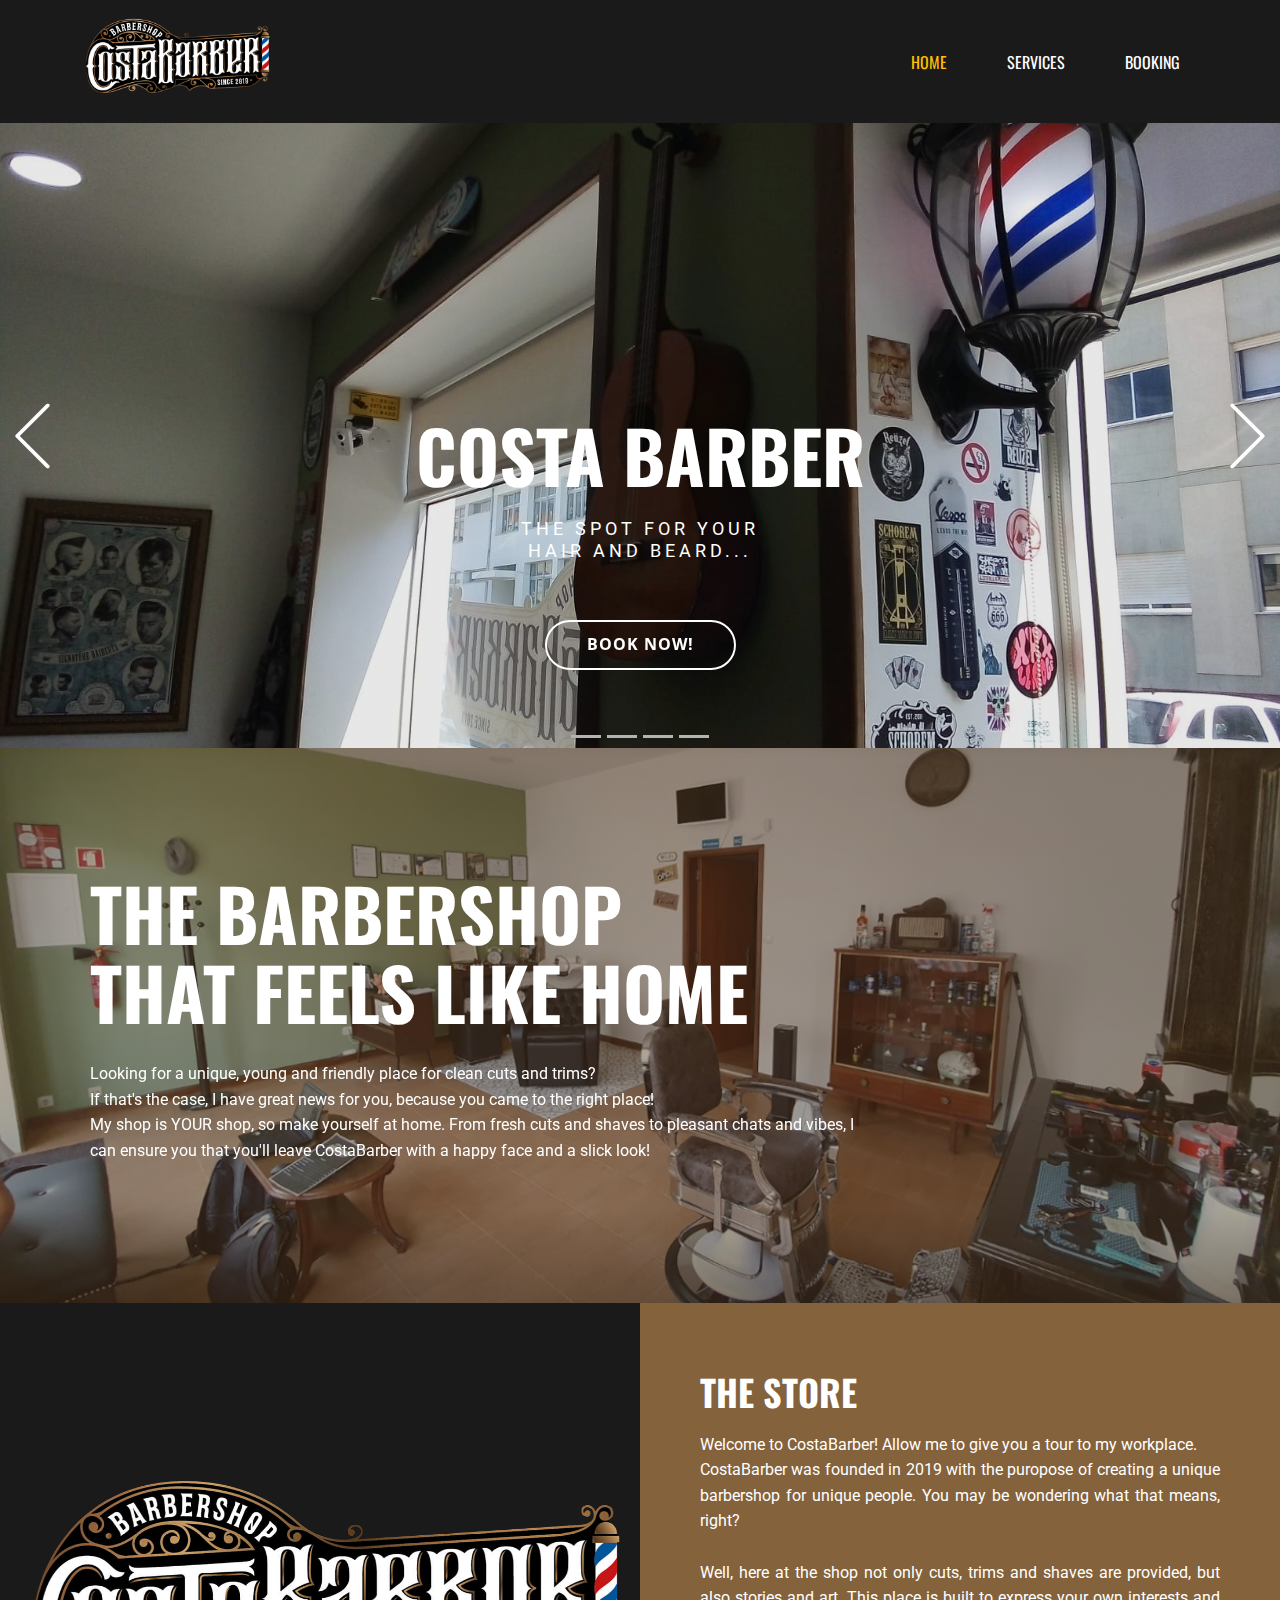
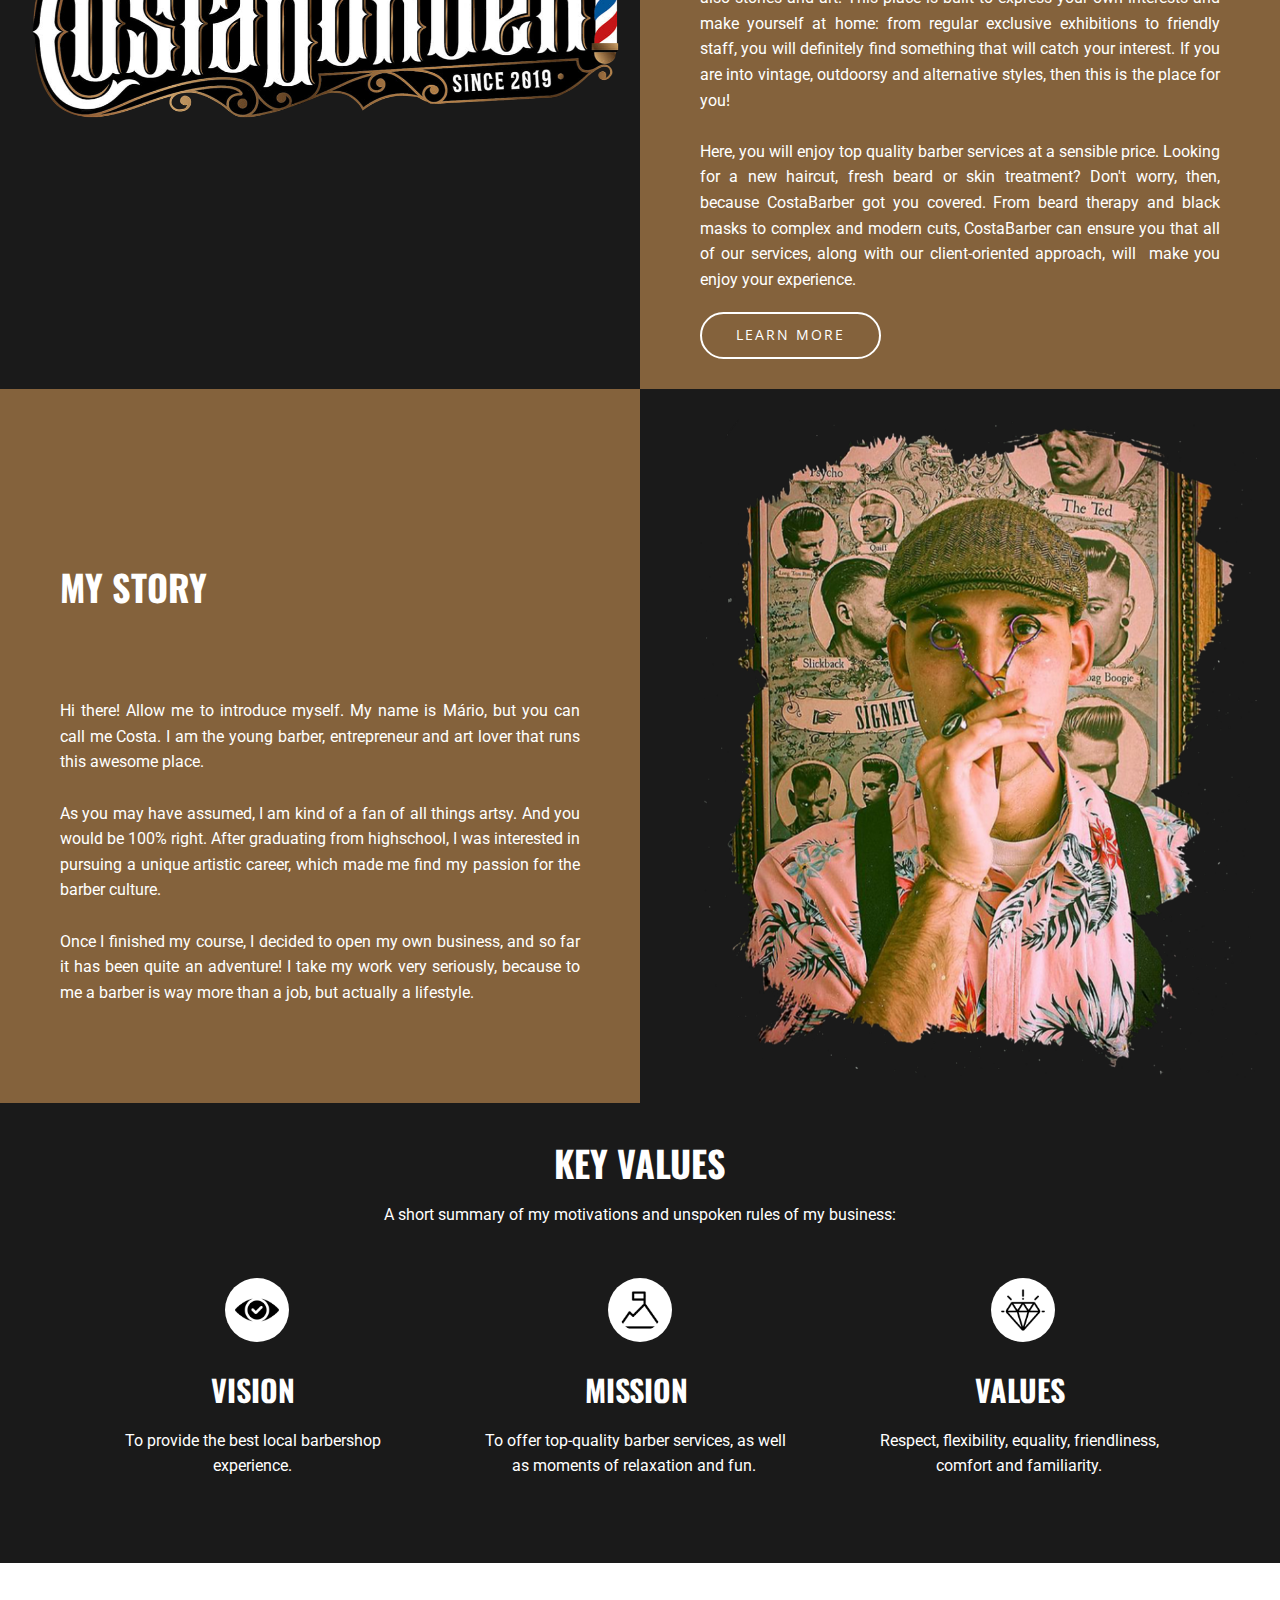
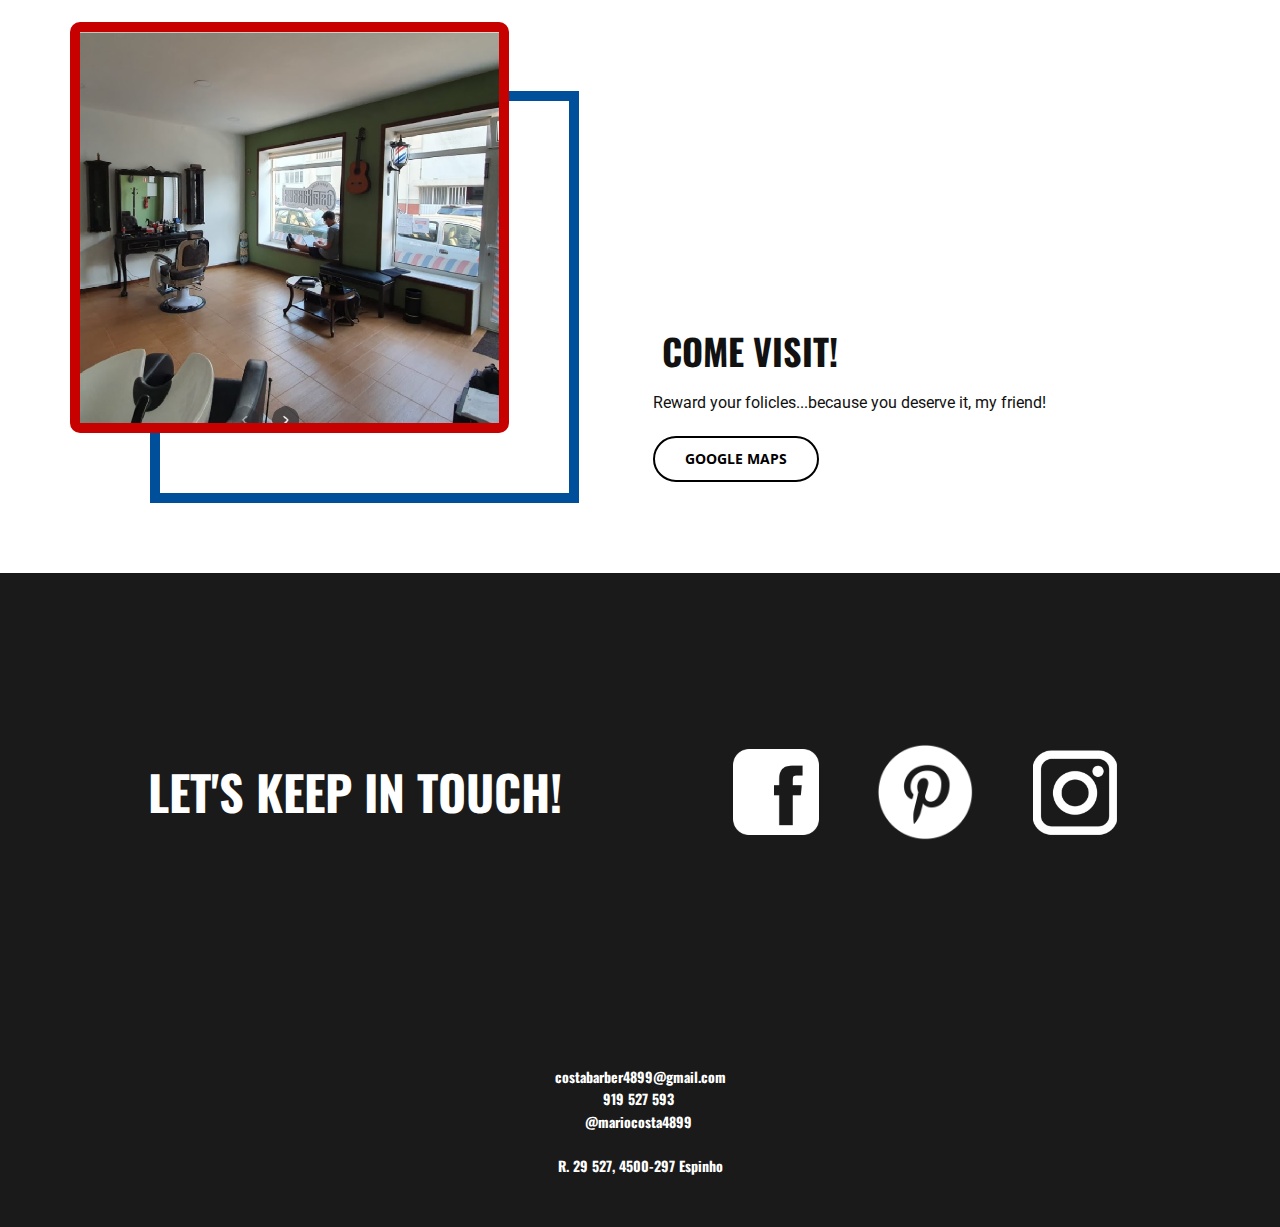
<file: index.html>
<!DOCTYPE html>
<html style="font-size: 16px;">
  <head>
    <meta name="viewport" content="width=device-width, initial-scale=1.0">
    <meta charset="utf-8">
    <meta name="keywords" content="">
    <meta name="description" content="">
    <meta name="page_type" content="np-template-header-footer-from-plugin">
    <title>HOME</title>
    <link rel="stylesheet" href="nicepage.css" media="screen">
<link rel="stylesheet" href="HOME.css" media="screen">
    <script class="u-script" type="text/javascript" src="jquery.js" defer=""></script>
    <script class="u-script" type="text/javascript" src="nicepage.js" defer=""></script>
    <meta name="generator" content="Nicepage 3.17.5, nicepage.com">
    
    
    
    
    <link id="u-theme-google-font" rel="stylesheet" href="https://fonts.googleapis.com/css?family=Roboto:100,100i,300,300i,400,400i,500,500i,700,700i,900,900i|Open+Sans:300,300i,400,400i,600,600i,700,700i,800,800i">
    <link id="u-page-google-font" rel="stylesheet" href="https://fonts.googleapis.com/css?family=Oswald:200,300,400,500,600,700">
    
    
    
    
    
    
    
    
    <script type="application/ld+json">{
		"@context": "http://schema.org",
		"@type": "Organization",
		"name": "CostaBarber",
		"logo": "images/costabarberlogo.png"
}</script>
    <meta property="og:title" content="HOME">
    <meta property="og:type" content="website">
    <meta name="theme-color" content="#478ac9">
  </head>
  <body data-home-page="HOME.html" data-home-page-title="HOME" class="u-body"><header class="u-clearfix u-grey-90 u-header u-header" id="sec-8e94"><div class="u-clearfix u-sheet u-sheet-1">
        <a  class="u-image u-logo u-image-1" data-image-width="1440" data-image-height="817">
          <img src="images/costabarberlogo.png" class="u-logo-image u-logo-image-1" data-image-width="290.5032">
        </a>
        <nav class="u-menu u-menu-dropdown u-offcanvas u-menu-1" data-responsive-from="MD">
          <div class="menu-collapse u-custom-font u-font-oswald" style="font-size: 1rem; letter-spacing: 0px; font-weight: 400;">
            <a class="u-button-style u-custom-left-right-menu-spacing u-custom-padding-bottom u-custom-text-active-color u-custom-text-hover-color u-custom-top-bottom-menu-spacing u-nav-link u-text-active-palette-1-base u-text-custom-color-9 u-text-hover-palette-2-base" href="#" style="font-size: calc(1em + 12px); padding: 6px 2px; background-image: none;">
              <svg><use xmlns:xlink="http://www.w3.org/1999/xlink" xlink:href="#menu-hamburger"></use></svg>
              <svg version="1.1" xmlns="http://www.w3.org/2000/svg" xmlns:xlink="http://www.w3.org/1999/xlink"><defs><symbol id="menu-hamburger" viewBox="0 0 16 16" style="width: 16px; height: 16px;"><rect y="1" width="16" height="2"></rect><rect y="7" width="16" height="2"></rect><rect y="13" width="16" height="2"></rect>
</symbol>
</defs></svg>
            </a>
          </div>
          <div class="u-custom-menu u-nav-container">
            <ul class="u-custom-font u-font-oswald u-nav u-unstyled u-nav-1"><li class="u-nav-item"><a class="u-button-style u-nav-link u-text-active-custom-color-2 u-text-hover-custom-color-2" href="HOME.html" style="padding: 10px 30px;">HOME</a>
</li><li class="u-nav-item"><a class="u-button-style u-nav-link u-text-active-custom-color-2 u-text-hover-custom-color-2" href="SERVICES.html" style="padding: 10px 30px;">SERVICES</a>
</li><li class="u-nav-item"><a class="u-button-style u-nav-link u-text-active-custom-color-2 u-text-hover-custom-color-2" href="https://barbershopcostabarber.setmore.com/bookappointment" style="padding: 10px 30px;">BOOKING</a>
</li></ul>
          </div>
          <div class="u-custom-menu u-nav-container-collapse">
            <div class="u-black u-container-style u-inner-container-layout u-opacity u-opacity-95 u-sidenav">
              <div class="u-sidenav-overflow">
                <div class="u-menu-close"></div>
                <ul class="u-align-center u-custom-font u-font-oswald u-nav u-popupmenu-items u-text-active-palette-3-base u-text-hover-palette-3-base u-unstyled u-nav-2"><li class="u-nav-item"><a class="u-button-style u-nav-link" href="HOME.html" style="padding: 10px 30px;">HOME</a>
</li><li class="u-nav-item"><a class="u-button-style u-nav-link" href="SERVICES.html" style="padding: 10px 30px;">SERVICES</a>
</li><li class="u-nav-item"><a class="u-button-style u-nav-link" href="https://barbershopcostabarber.setmore.com/bookappointment" style="padding: 10px 30px;">BOOKING</a>
</li></ul>
              </div>
            </div>
            <div class="u-custom-color-10 u-menu-overlay u-opacity u-opacity-70"></div>
          </div>
        </nav>
      </div></header>
    <section id="carousel_043c" class="u-carousel u-carousel-duration-1250 u-slide u-block-0259-1" data-u-ride="carousel" data-interval="5000">
      <ol class="u-absolute-hcenter u-carousel-indicators u-block-0259-2">
        <li data-u-target="#carousel_043c" data-u-slide-to="0" class="u-active u-grey-30"></li>
        <li data-u-target="#carousel_043c" class="u-grey-30" data-u-slide-to="1"></li>
        <li data-u-target="#carousel_043c" class="u-grey-30" data-u-slide-to="2"></li>
        <li data-u-target="#carousel_043c" class="u-grey-30" data-u-slide-to="3"></li>
      </ol>
      <div class="u-carousel-inner" role="listbox">
        <div class="u-active u-align-center u-carousel-item u-clearfix u-image u-shading u-section-1-1" src="" data-image-width="1632" data-image-height="1224">
          <div class="u-clearfix u-sheet u-valign-middle u-sheet-1">
            <h1 class="u-custom-font u-font-oswald u-text u-title u-text-1" data-animation-name="fadeIn" data-animation-duration="1000" data-animation-delay="0">COSTA BARBER<br>
            </h1>
            <h5 class="u-text u-text-2">THE SPOT FOR YOUR HAIR AND BEARD...</h5>
            <a href="https://barbershopcostabarber.setmore.com/bookappointment" class="u-border-2 u-border-white u-btn u-btn-round u-button-style u-hover-custom-color-9 u-none u-radius-50 u-btn-1" data-animation-name="fadeIn" data-animation-duration="1000" data-animation-delay="0" data-animation-direction="">BOOK NOW!</a>
          </div>
        </div>
        <div class="u-align-center u-carousel-item u-clearfix u-image u-shading u-section-1-2" src="" data-image-width="1632" data-image-height="1224">
          <div class="u-clearfix u-sheet u-valign-middle u-sheet-1">
            <h1 class="u-custom-font u-font-oswald u-text u-title u-text-1" data-animation-name="fadeIn" data-animation-duration="1000" data-animation-delay="0">COOL CUTS</h1>
            <h5 class="u-text u-text-2">look fresh, always.</h5>
            <a href="https://barbershopcostabarber.setmore.com/services" class="u-border-2 u-border-white u-btn u-btn-round u-button-style u-hover-custom-color-9 u-none u-radius-50 u-btn-1" data-animation-name="fadeIn" data-animation-duration="1000" data-animation-delay="0" data-animation-direction="">&nbsp;prices</a>
          </div>
        </div>
        <div class="u-align-center u-carousel-item u-clearfix u-image u-shading u-section-1-3" src="" data-image-width="1632" data-image-height="1224">
          <div class="u-clearfix u-sheet u-valign-middle u-sheet-1">
            <h1 class="u-custom-font u-font-oswald u-text u-title u-text-1" data-animation-name="fadeIn" data-animation-duration="1000" data-animation-delay="0">CARE PRODUCTS</h1>
            <h5 class="u-text u-text-2">NURTURE YOURSELF...</h5>
            <a href="SERVICES.html#sec-18c3" data-page-id="661516698" class="u-border-2 u-border-white u-btn u-btn-round u-button-style u-hover-custom-color-9 u-none u-radius-50 u-btn-1" data-animation-name="fadeIn" data-animation-duration="1000" data-animation-delay="0" data-animation-direction="">PRICES</a>
          </div>
        </div>
        <div class="u-align-center u-carousel-item u-clearfix u-image u-shading u-section-1-4" src="" data-image-width="1632" data-image-height="1224">
          <div class="u-clearfix u-sheet u-valign-middle u-sheet-1">
            <h1 class="u-custom-font u-font-oswald u-text u-title u-text-1" data-animation-name="fadeIn" data-animation-duration="1000" data-animation-delay="0">PROMOTING ARTISTS</h1>
            <h5 class="u-text u-text-2">
              <br>READY TO SHARE YOUR ART TO THE WORLD?<br>save your spot right now!
            </h5>
            <a href="https://www.instagram.com/barbershopcostabarber2019/" class="u-border-2 u-border-white u-btn u-btn-round u-button-style u-hover-custom-color-9 u-none u-radius-50 u-btn-1" data-animation-name="fadeIn" data-animation-duration="1000" data-animation-delay="0" data-animation-direction="">contact</a>
          </div>
        </div>
      </div>
      <a class="u-absolute-vcenter u-carousel-control u-carousel-control-prev u-text-body-alt-color u-block-0259-3" href="#carousel_043c" role="button" data-u-slide="prev">
        <span aria-hidden="true">
          <svg viewBox="0 0 477.175 477.175"><path d="M145.188,238.575l215.5-215.5c5.3-5.3,5.3-13.8,0-19.1s-13.8-5.3-19.1,0l-225.1,225.1c-5.3,5.3-5.3,13.8,0,19.1l225.1,225
                    c2.6,2.6,6.1,4,9.5,4s6.9-1.3,9.5-4c5.3-5.3,5.3-13.8,0-19.1L145.188,238.575z"></path></svg>
        </span>
        <span class="sr-only">Previous</span>
      </a>
      <a class="u-absolute-vcenter u-carousel-control u-carousel-control-next u-text-body-alt-color u-block-0259-4" href="#carousel_043c" role="button" data-u-slide="next">
        <span aria-hidden="true">
          <svg viewBox="0 0 477.175 477.175"><path d="M360.731,229.075l-225.1-225.1c-5.3-5.3-13.8-5.3-19.1,0s-5.3,13.8,0,19.1l215.5,215.5l-215.5,215.5
                    c-5.3,5.3-5.3,13.8,0,19.1c2.6,2.6,6.1,4,9.5,4c3.4,0,6.9-1.3,9.5-4l225.1-225.1C365.931,242.875,365.931,234.275,360.731,229.075z"></path></svg>
        </span>
        <span class="sr-only">Next</span>
      </a>
    </section>
    <section class="u-align-left u-clearfix u-image u-shading u-section-2" src="" data-image-width="1253" data-image-height="635" id="sec-af7e">
      <div class="u-clearfix u-sheet u-sheet-1">
        <h1 class="u-custom-font u-font-oswald u-text u-title u-text-1" data-animation-name="slideIn" data-animation-duration="1500" data-animation-delay="0" data-animation-direction="Left">THE BARBERSHOP&nbsp;<br>THAT FEELS LIKE HOME
        </h1>
        <p class="u-custom-font u-heading-font u-text u-text-2" data-animation-name="slideIn" data-animation-duration="1500" data-animation-delay="0" data-animation-direction="Left">Looking for a unique, young and friendly place for clean cuts and trims?&nbsp;<br>If that's the case, I have great news for you, because you came to the right place!&nbsp;<br>My shop is YOUR shop, so make yourself at home. From fresh cuts and shaves to pleasant chats and vibes, I can ensure you that you'll leave CostaBarber with a happy face and a slick look!
        </p>
      </div>
    </section>
    <section class="u-align-center u-clearfix u-valign-middle-sm u-valign-middle-xs u-section-3" id="sec-f257">
      <div class="u-clearfix u-expanded-width u-gutter-0 u-layout-wrap u-layout-wrap-1">
        <div class="u-layout" style="">
          <div class="u-layout-row" style="">
            <div class="u-align-left u-container-style u-grey-90 u-layout-cell u-left-cell u-size-30 u-size-xs-60 u-layout-cell-1" src="">
              <div class="u-container-layout u-container-layout-1" src="">
                <img class="u-image u-image-1" src="images/costabarberlogo1.png" data-image-width="1440" data-image-height="817" data-animation-name="fadeIn" data-animation-duration="1000" data-animation-delay="0" data-animation-direction="">
              </div>
            </div>
            <div class="u-container-style u-custom-color-10 u-layout-cell u-right-cell u-shape-rectangle u-size-30 u-size-xs-60 u-layout-cell-2">
              <div class="u-container-layout u-valign-bottom-xs u-valign-middle-lg u-valign-middle-md u-valign-middle-sm u-valign-middle-xl u-container-layout-2">
                <h2 class="u-align-left u-custom-font u-font-oswald u-text u-text-1">THE STORE</h2>
                <p class="u-align-justify u-custom-font u-heading-font u-text u-text-2">Welcome to CostaBarber! Allow me to give you a tour to my workplace.<br>CostaBarber was founded in 2019 with the puropose of creating a unique barbershop for unique people. You may be wondering what that means, right?<br>
                  <br>Well, here at the shop not only cuts, trims and shaves are provided, but also stories and art. This place is built to express your own interests and make yourself at home: from regular exclusive exhibitions to friendly staff, you will definitely find something that will catch your interest. If you are into vintage, outdoorsy and alternative styles, then this is the place for you!<br>
                  <br>Here, you will enjoy top quality barber services at a sensible price. Looking for a new haircut, fresh beard or skin treatment? Don't worry, then, because CostaBarber got you covered. From beard therapy and black masks to complex and modern cuts, CostaBarber can ensure you that all of our services, along with our client-oriented approach, will&nbsp; make you enjoy your experience.
                </p>
                <a href="https://barbershopcostabarber.setmore.com/aboutus" class="u-border-2 u-border-white u-btn u-btn-round u-button-style u-hover-white u-none u-radius-50 u-btn-1">learn more</a>
              </div>
            </div>
          </div>
        </div>
      </div>
    </section>
    <section class="u-align-center u-clearfix u-valign-middle-lg u-valign-middle-md u-valign-middle-sm u-section-4" id="sec-2c00">
      <div class="u-clearfix u-expanded-width-lg u-expanded-width-md u-expanded-width-sm u-expanded-width-xs u-expanded-xl u-gutter-0 u-layout-wrap u-layout-wrap-1">
        <div class="u-layout" style="">
          <div class="u-layout-row" style="">
            <div class="u-container-style u-custom-color-10 u-layout-cell u-left-cell u-size-30 u-size-xs-60 u-layout-cell-1" src="">
              <div class="u-container-layout u-container-layout-1">
                <h2 class="u-align-left u-custom-font u-font-oswald u-text u-text-1">MY STORY</h2>
                <p class="u-align-justify u-custom-font u-heading-font u-text u-text-2">Hi there! Allow me to introduce myself. My name is Mário, but you can call me Costa. I am the young barber, entrepreneur and art lover that runs this awesome place.<br>
                  <br>As you may have assumed, I am kind of a fan of all things artsy. And you would be 100% right. After graduating from highschool, I was interested in pursuing a unique artistic career, which made me find my passion for the barber culture.<br>
                  <br>Once I finished my course, I decided to open my own business, and so far it has been quite an adventure! I take my work very seriously, because to me a barber is way more than a job, but actually a lifestyle.<br>
                  <br>
                  <br>
                </p>
              </div>
            </div>
            <div class="u-align-left u-container-style u-grey-90 u-layout-cell u-right-cell u-size-30 u-size-xs-60 u-layout-cell-2">
              <div class="u-container-layout u-valign-middle-xl u-container-layout-2" src="">
                <img class="u-align-center-lg u-align-center-md u-align-center-sm u-align-center-xs u-image u-image-1" src="images/Mrio2.png" data-image-width="1030" data-image-height="1920" data-animation-name="fadeIn" data-animation-duration="1250" data-animation-delay="0" data-animation-direction="">
              </div>
            </div>
          </div>
        </div>
      </div>
    </section>
    <section class="u-clearfix u-grey-90 u-section-5" id="sec-7a7a">
      <div class="u-clearfix u-sheet u-sheet-1">
        <h2 class="u-align-center u-custom-font u-font-oswald u-text u-text-1">KEY VALUES</h2>
        <p class="u-align-center u-custom-font u-heading-font u-text u-text-2">A short summary of my motivations and unspoken rules of my business:</p>
        <div class="u-expanded-width-md u-expanded-width-sm u-expanded-width-xs u-list u-list-1">
          <div class="u-repeater u-repeater-1">
            <div class="u-align-center u-container-style u-list-item u-repeater-item">
              <div class="u-container-layout u-similar-container u-valign-top u-container-layout-1"><span class="u-file-icon u-icon u-icon-circle u-spacing-10 u-white u-icon-1"><img src="images/vision.png" alt=""></span>
                <h3 class="u-custom-font u-font-oswald u-text u-text-3">VISION</h3>
                <p class="u-custom-font u-heading-font u-text u-text-4">To provide the best local barbershop experience.</p>
              </div>
            </div>
            <div class="u-align-center u-container-style u-list-item u-repeater-item">
              <div class="u-container-layout u-similar-container u-valign-top u-container-layout-2"><span class="u-file-icon u-icon u-icon-circle u-spacing-10 u-white u-icon-2"><img src="images/mission.png" alt=""></span>
                <h3 class="u-custom-font u-font-oswald u-text u-text-5">MISSION</h3>
                <p class="u-custom-font u-heading-font u-text u-text-6">To offer top-quality barber services, as well as moments of relaxation and fun.&nbsp;</p>
              </div>
            </div>
            <div class="u-align-center u-container-style u-list-item u-repeater-item">
              <div class="u-container-layout u-similar-container u-valign-top u-container-layout-3"><span class="u-file-icon u-icon u-icon-circle u-spacing-10 u-white u-icon-3"><img src="images/values.png" alt=""></span>
                <h3 class="u-custom-font u-font-oswald u-text u-text-7">VALUES</h3>
                <p class="u-custom-font u-heading-font u-text u-text-8">Respect, flexibility, equality, friendliness, comfort and familiarity.</p>
              </div>
            </div>
          </div>
        </div>
      </div>
    </section>
    <section class="u-clearfix u-section-6" id="sec-b691">
      <div class="u-clearfix u-sheet u-sheet-1">
        <div class="u-clearfix u-expanded-width u-gutter-44 u-layout-wrap u-layout-wrap-1">
          <div class="u-layout">
            <div class="u-layout-row">
              <div class="u-container-style u-layout-cell u-left-cell u-size-28 u-layout-cell-1">
                <div class="u-container-layout">
                  <div class="u-align-left u-border-10 u-border-custom-color-5 u-shape u-shape-1"></div>
                  <img class="u-align-left u-border-10 u-border-custom-color-6 u-image u-image-round u-image-1" data-image-width="1152" data-image-height="769" src="images/Barbearia.png" data-animation-name="bounceIn" data-animation-duration="1000" data-animation-delay="0" data-animation-direction="">
                </div>
              </div>
              <div class="u-align-left u-container-style u-layout-cell u-right-cell u-size-32 u-layout-cell-2">
                <div class="u-container-layout u-valign-middle-lg u-valign-middle-md u-valign-middle-xl u-container-layout-2">
                  <h2 class="u-custom-font u-font-oswald u-text u-text-1">&nbsp;COME VISIT!</h2>
                  <p class="u-custom-font u-heading-font u-text u-text-2">Reward your folicles...because you deserve it, my friend!</p>
                  <a href="https://www.google.com/maps/place/Barbershop+Costa+Barber/@41.0054296,-8.6419034,17z/data=!3m1!4b1!4m5!3m4!1s0xd24797330b5dcc3:0x1356bae484ff178b!8m2!3d41.005414!4d-8.6397147" class="u-border-2 u-border-black u-btn u-btn-round u-button-style u-hover-black u-none u-radius-50 u-text-black u-text-hover-white u-btn-1">GOOGLE MAPS</a>
                </div>
              </div>
            </div>
          </div>
        </div>
      </div>
    </section>
    <section class="u-align-center u-clearfix u-grey-90 u-section-7" id="sec-cbad">
      <div class="u-clearfix u-sheet u-sheet-1">
        <div class="u-clearfix u-expanded-width u-layout-wrap u-layout-wrap-1">
          <div class="u-gutter-0 u-layout">
            <div class="u-layout-row">
              <div class="u-align-center u-container-style u-layout-cell u-left-cell u-size-30 u-layout-cell-1">
                <div class="u-container-layout u-container-layout-1">
                  <h2 class="u-custom-font u-font-oswald u-text u-text-1">LET'S KEEP IN TOUCH!</h2>
                </div>
              </div>
              <div class="u-align-left-xs u-container-style u-layout-cell u-right-cell u-size-30 u-layout-cell-2">
                <div class="u-container-layout u-valign-top-sm u-valign-top-xs u-container-layout-2">
                  <img src="images/facebook-icon-18-256.png" alt="" class="u-image u-image-default u-preserve-proportions u-image-1" data-image-width="256" data-image-height="256" data-animation-name="flipIn" data-animation-duration="1000" data-animation-delay="0" data-animation-direction="X" data-href="https://www.facebook.com/costabarber4899">
                  <img src="images/pinterest-icon-png-10.jpg" alt="" class="u-image u-image-default u-preserve-proportions u-image-2" data-image-width="256" data-image-height="256" data-animation-name="flipIn" data-animation-duration="1000" data-animation-delay="0" data-animation-direction="X">
                  <img src="images/white-instagram-icon-instagram-logo-instagram-instagram-icon-white-11553385558pigg7yyye3.png" alt="" class="u-image u-image-default u-image-3" data-image-width="280" data-image-height="279" data-animation-name="flipIn" data-animation-duration="1000" data-animation-delay="0" data-animation-direction="X" data-href="https://www.instagram.com/barbershopcostabarber2019/">
                </div>
              </div>
            </div>
          </div>
        </div>
      </div>
    </section>
    
    
    <footer class="u-align-center u-clearfix u-footer u-grey-90 u-footer" id="sec-8183"><div class="u-clearfix u-sheet u-valign-middle u-sheet-1">
        <p class="u-custom-font u-font-oswald u-small-text u-text u-text-variant u-text-1">costabarber4899@gmail.com<br>919 527 593&nbsp;<br>@mariocosta4899&nbsp;<br>
          <br>R. 29 527, 4500-297 Espinho<br>
        </p>
      </div></footer>

  </body>
</html>
</file>
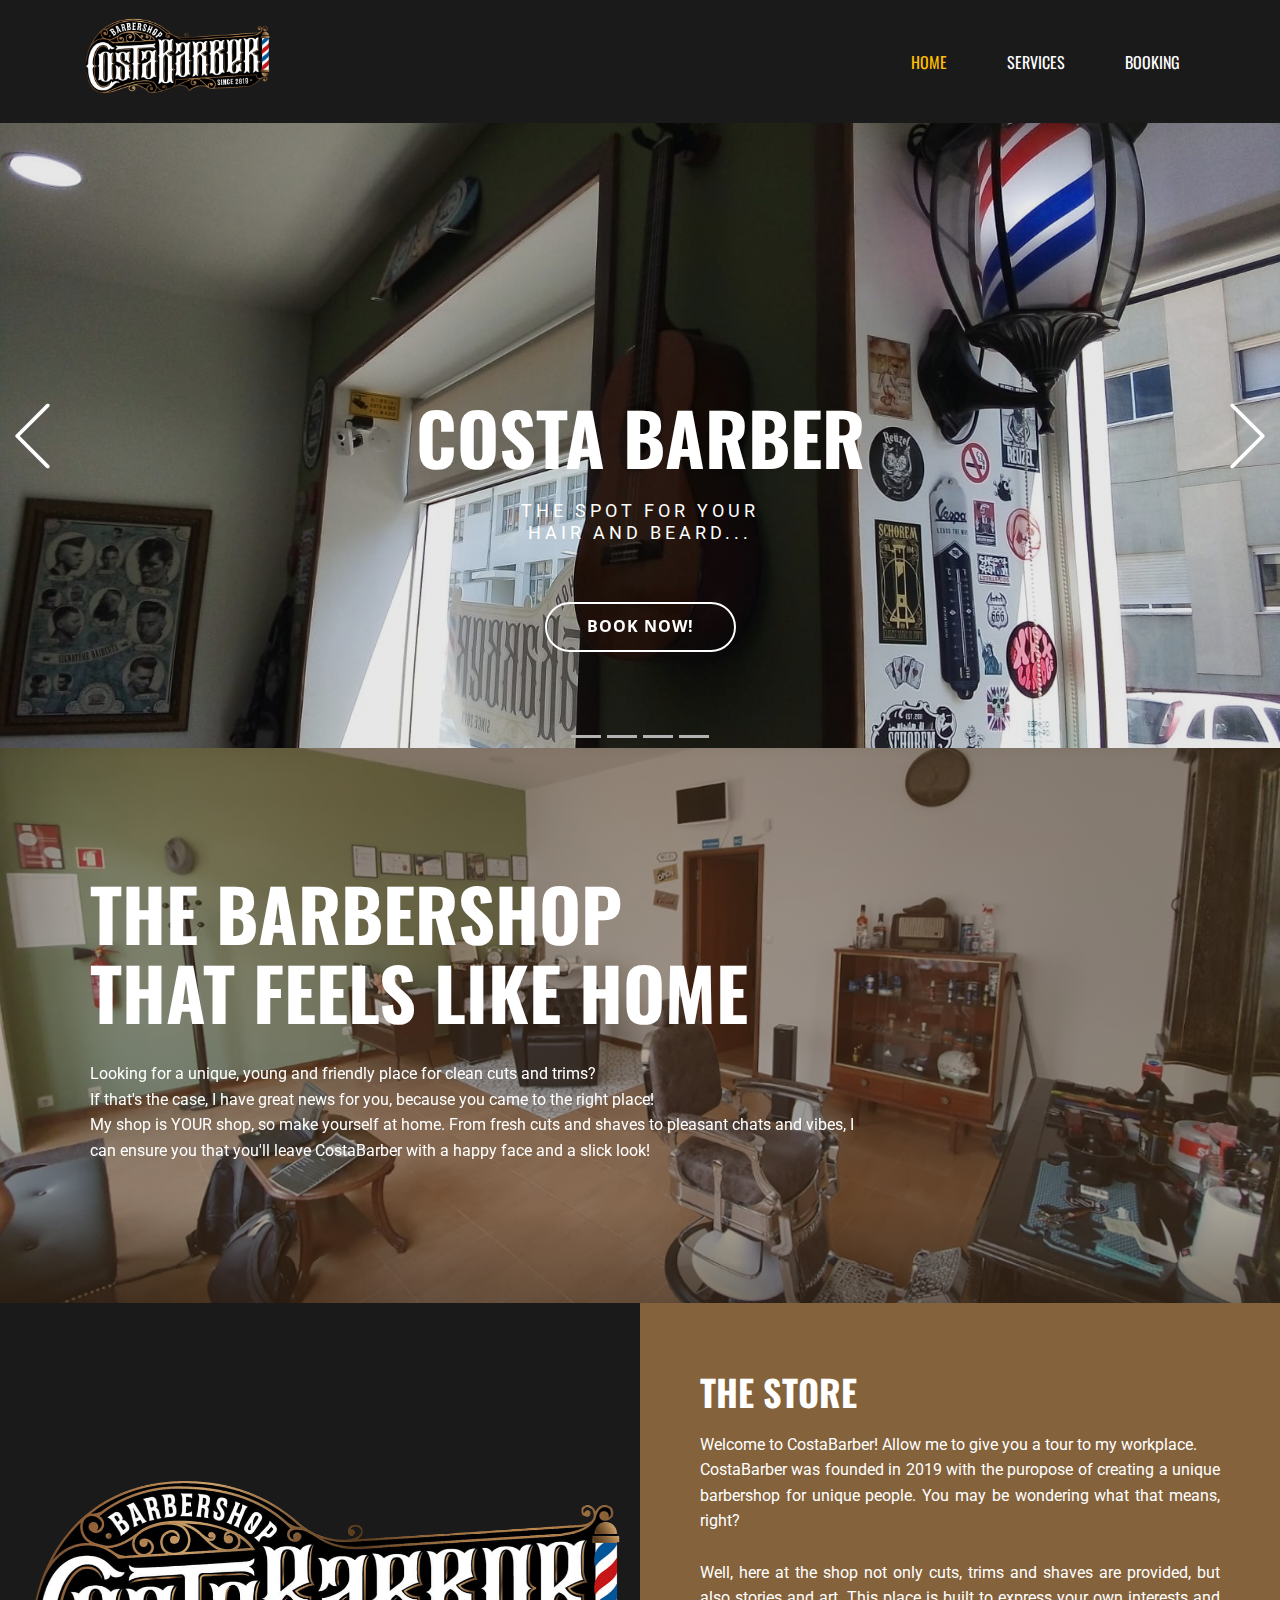
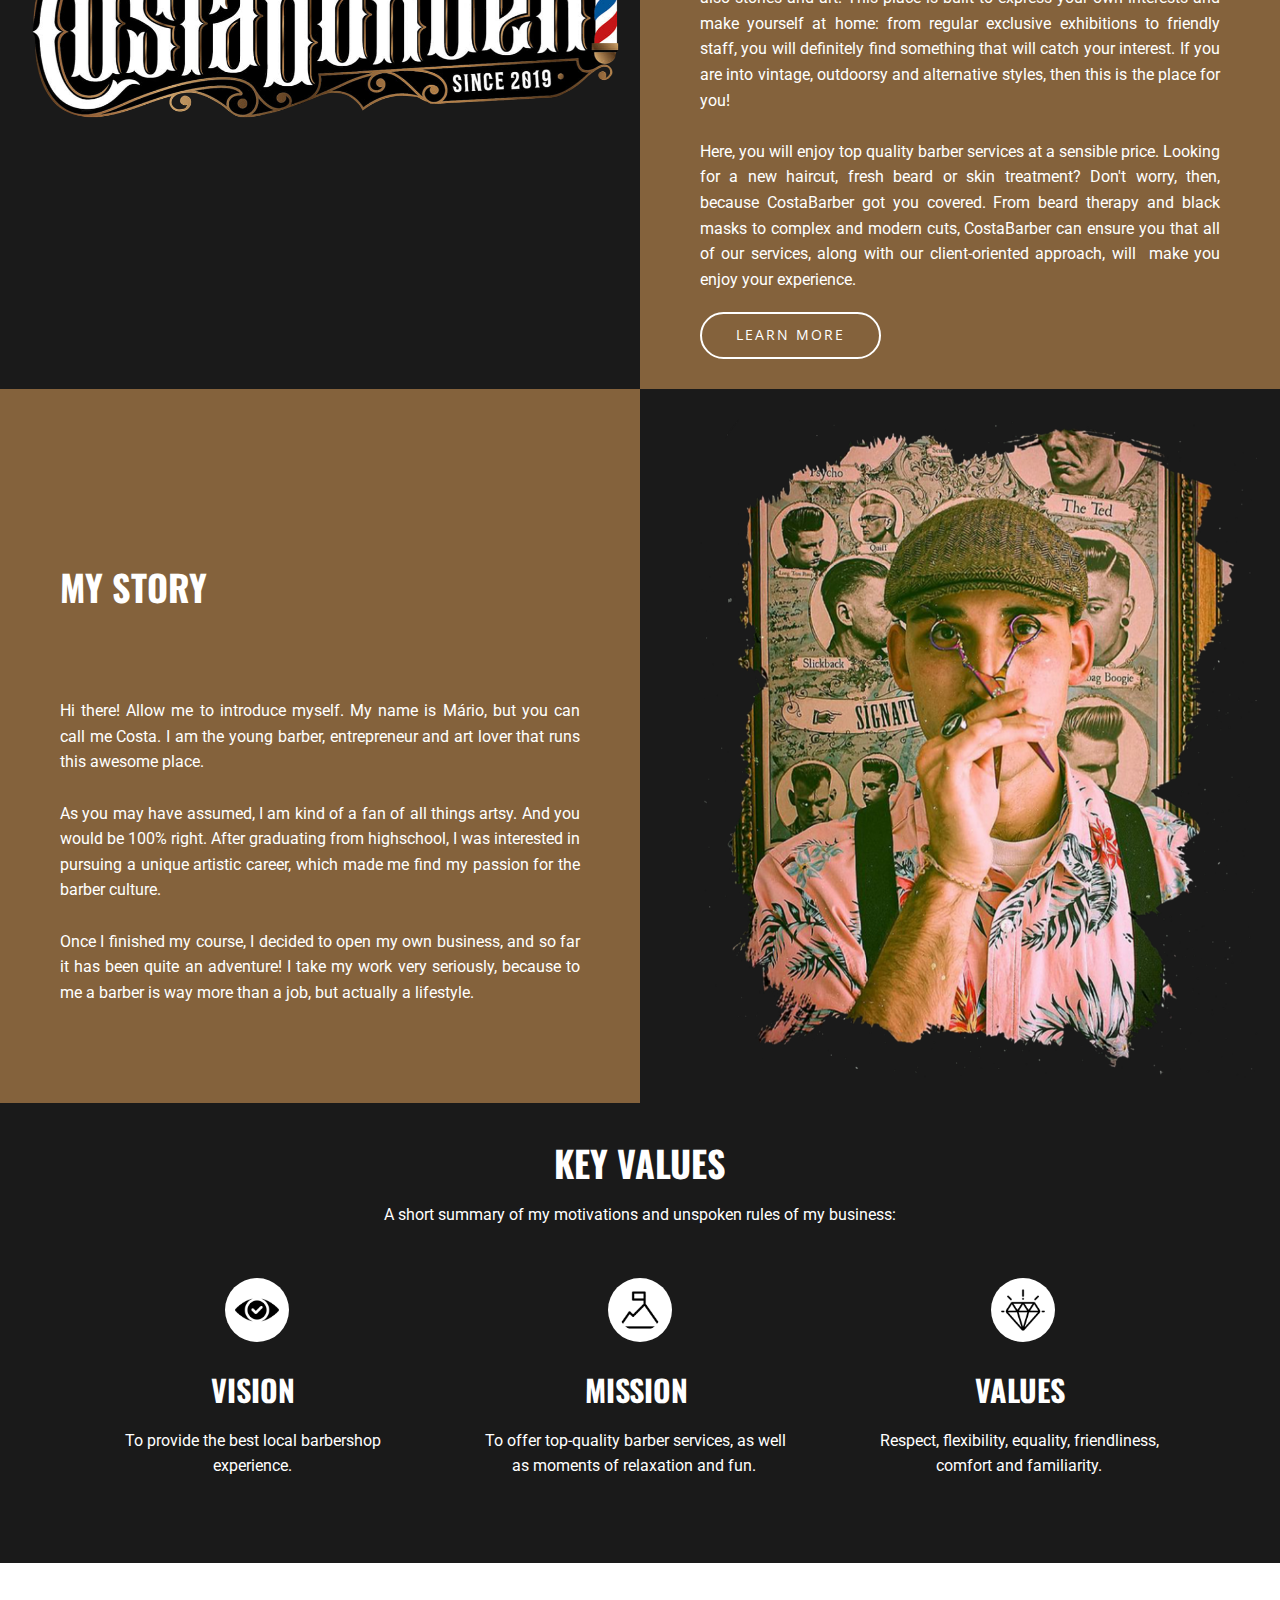
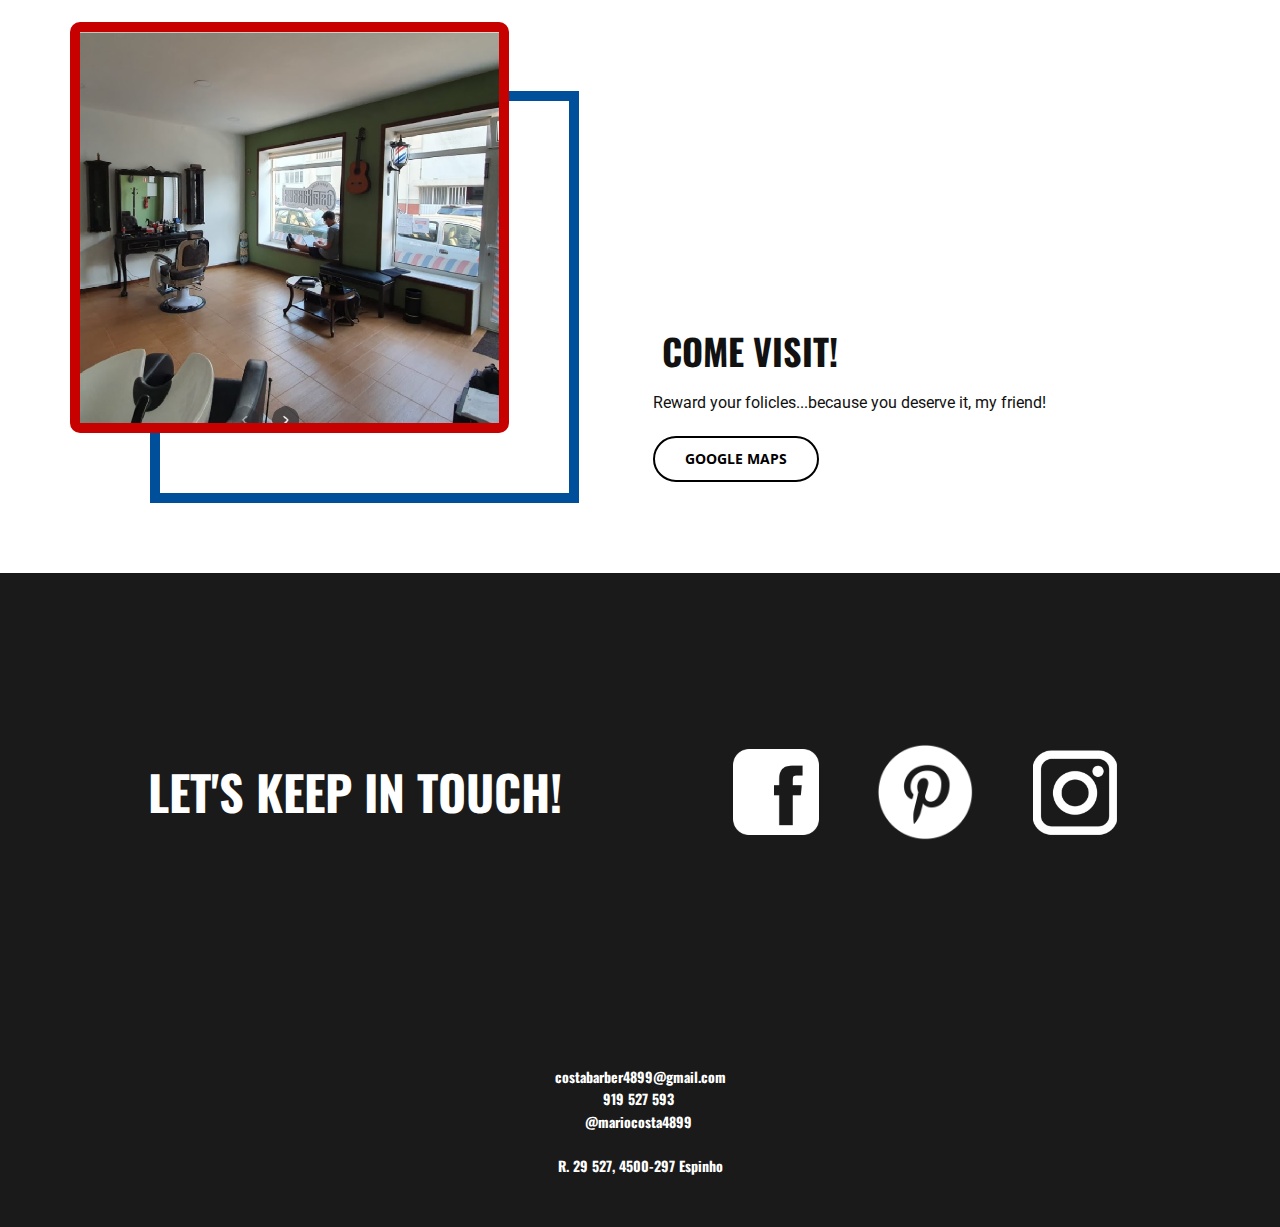
<file: HOME.html>
<!DOCTYPE html>
<html style="font-size: 16px;">
  <head>
    <meta name="viewport" content="width=device-width, initial-scale=1.0">
    <meta charset="utf-8">
    <meta name="keywords" content="">
    <meta name="description" content="">
    <meta name="page_type" content="np-template-header-footer-from-plugin">
    <title>HOME</title>
    <link rel="stylesheet" href="nicepage.css" media="screen">
<link rel="stylesheet" href="HOME.css" media="screen">
    <script class="u-script" type="text/javascript" src="jquery.js" defer=""></script>
    <script class="u-script" type="text/javascript" src="nicepage.js" defer=""></script>
    <meta name="generator" content="Nicepage 3.17.2, nicepage.com">
    
    
    
    
    <link id="u-theme-google-font" rel="stylesheet" href="https://fonts.googleapis.com/css?family=Roboto:100,100i,300,300i,400,400i,500,500i,700,700i,900,900i|Open+Sans:300,300i,400,400i,600,600i,700,700i,800,800i">
    <link id="u-page-google-font" rel="stylesheet" href="https://fonts.googleapis.com/css?family=Oswald:200,300,400,500,600,700">
    
    
    
    
    
    
    
    
    <script type="application/ld+json">{
		"@context": "http://schema.org",
		"@type": "Organization",
		"name": "CostaBarber",
		"logo": "images/costabarberlogo.png"
}</script>
    <meta property="og:title" content="HOME">
    <meta property="og:type" content="website">
    <meta name="theme-color" content="#478ac9">
  </head>
  <body class="u-body"><header class="u-clearfix u-grey-90 u-header u-header" id="sec-8e94"><div class="u-clearfix u-sheet u-sheet-1">
        <a class="u-image u-logo u-image-1" data-image-width="1440" data-image-height="817">
          <img src="images/costabarberlogo.png" class="u-logo-image u-logo-image-1" data-image-width="290.5032">
        </a>
        <nav class="u-menu u-menu-dropdown u-offcanvas u-menu-1" data-responsive-from="MD">
          <div class="menu-collapse u-custom-font u-font-oswald" style="font-size: 1rem; letter-spacing: 0px; font-weight: 400;">
            <a class="u-button-style u-custom-left-right-menu-spacing u-custom-padding-bottom u-custom-text-active-color u-custom-text-hover-color u-custom-top-bottom-menu-spacing u-nav-link u-text-active-palette-1-base u-text-custom-color-9 u-text-hover-palette-2-base" href="#" style="font-size: calc(1em + 12px); padding: 6px 2px; background-image: none;">
              <svg><use xmlns:xlink="http://www.w3.org/1999/xlink" xlink:href="#menu-hamburger"></use></svg>
              <svg version="1.1" xmlns="http://www.w3.org/2000/svg" xmlns:xlink="http://www.w3.org/1999/xlink"><defs><symbol id="menu-hamburger" viewBox="0 0 16 16" style="width: 16px; height: 16px;"><rect y="1" width="16" height="2"></rect><rect y="7" width="16" height="2"></rect><rect y="13" width="16" height="2"></rect>
</symbol>
</defs></svg>
            </a>
          </div>
          <div class="u-custom-menu u-nav-container">
            <ul class="u-custom-font u-font-oswald u-nav u-unstyled u-nav-1"><li class="u-nav-item"><a class="u-button-style u-nav-link u-text-active-custom-color-2 u-text-hover-custom-color-2" href="HOME.html" style="padding: 10px 30px;">HOME</a>
</li><li class="u-nav-item"><a class="u-button-style u-nav-link u-text-active-custom-color-2 u-text-hover-custom-color-2" href="SERVICES.html" style="padding: 10px 30px;">SERVICES</a>
</li><li class="u-nav-item"><a class="u-button-style u-nav-link u-text-active-custom-color-2 u-text-hover-custom-color-2" href="https://barbershopcostabarber.setmore.com/bookappointment" style="padding: 10px 30px;">BOOKING</a>
</li></ul>
          </div>
          <div class="u-custom-menu u-nav-container-collapse">
            <div class="u-black u-container-style u-inner-container-layout u-opacity u-opacity-95 u-sidenav">
              <div class="u-sidenav-overflow">
                <div class="u-menu-close"></div>
                <ul class="u-align-center u-custom-font u-font-oswald u-nav u-popupmenu-items u-text-active-palette-3-base u-text-hover-palette-3-base u-unstyled u-nav-2"><li class="u-nav-item"><a class="u-button-style u-nav-link" href="HOME.html" style="padding: 10px 30px;">HOME</a>
</li><li class="u-nav-item"><a class="u-button-style u-nav-link" href="SERVICES.html" style="padding: 10px 30px;">SERVICES</a>
</li><li class="u-nav-item"><a class="u-button-style u-nav-link" href="https://barbershopcostabarber.setmore.com/bookappointment" style="padding: 10px 30px;">BOOKING</a>
</li></ul>
              </div>
            </div>
            <div class="u-custom-color-10 u-menu-overlay u-opacity u-opacity-70"></div>
          </div>
        </nav>
      </div></header>
    <section id="carousel_043c" class="u-carousel u-carousel-duration-1250 u-slide u-block-0259-1" data-u-ride="carousel" data-interval="5000">
      <ol class="u-absolute-hcenter u-carousel-indicators u-block-0259-2">
        <li data-u-target="#carousel_043c" data-u-slide-to="0" class="u-active u-grey-30"></li>
        <li data-u-target="#carousel_043c" class="u-grey-30" data-u-slide-to="1"></li>
        <li data-u-target="#carousel_043c" class="u-grey-30" data-u-slide-to="2"></li>
        <li data-u-target="#carousel_043c" class="u-grey-30" data-u-slide-to="3"></li>
      </ol>
      <div class="u-carousel-inner" role="listbox">
        <div class="u-active u-align-center u-carousel-item u-clearfix u-image u-shading u-section-1-1" src="" data-image-width="1632" data-image-height="1224">
          <div class="u-clearfix u-sheet u-sheet-1">
            <h1 class="u-custom-font u-font-oswald u-text u-title u-text-1" data-animation-name="fadeIn" data-animation-duration="1000" data-animation-delay="0">COSTA BARBER<br>
            </h1>
            <h5 class="u-text u-text-2">THE SPOT FOR YOUR HAIR AND BEARD...</h5>
            <a href="https://barbershopcostabarber.setmore.com/bookappointment" class="u-border-2 u-border-white u-btn u-btn-round u-button-style u-hover-custom-color-9 u-none u-radius-50 u-btn-1" data-animation-name="fadeIn" data-animation-duration="1000" data-animation-delay="0" data-animation-direction="">BOOK NOW!</a>
          </div>
        </div>
        <div class="u-align-center u-carousel-item u-clearfix u-image u-shading u-section-1-2" src="" data-image-width="1632" data-image-height="1224">
          <div class="u-clearfix u-sheet u-sheet-1">
            <h1 class="u-custom-font u-font-oswald u-text u-title u-text-1" data-animation-name="fadeIn" data-animation-duration="1000" data-animation-delay="0">COOL CUTS</h1>
            <h5 class="u-text u-text-2">look fresh, always.</h5>
            <a href="https://barbershopcostabarber.setmore.com/services" class="u-border-2 u-border-white u-btn u-btn-round u-button-style u-hover-custom-color-9 u-none u-radius-50 u-btn-1" data-animation-name="fadeIn" data-animation-duration="1000" data-animation-delay="0" data-animation-direction="">&nbsp;prices</a>
          </div>
        </div>
        <div class="u-align-center u-carousel-item u-clearfix u-image u-shading u-section-1-3" src="" data-image-width="1632" data-image-height="1224">
          <div class="u-clearfix u-sheet u-sheet-1">
            <h1 class="u-custom-font u-font-oswald u-text u-title u-text-1" data-animation-name="fadeIn" data-animation-duration="1000" data-animation-delay="0">CARE PRODUCTS</h1>
            <h5 class="u-text u-text-2">NURTURE YOURSELF...</h5>
            <a href="SERVICES.html#sec-18c3" data-page-id="661516698" class="u-border-2 u-border-white u-btn u-btn-round u-button-style u-hover-custom-color-9 u-none u-radius-50 u-btn-1" data-animation-name="fadeIn" data-animation-duration="1000" data-animation-delay="0" data-animation-direction="">PRICES</a>
          </div>
        </div>
        <div class="u-align-center u-carousel-item u-clearfix u-image u-shading u-section-1-4" src="" data-image-width="1632" data-image-height="1224">
          <div class="u-clearfix u-sheet u-sheet-1">
            <h1 class="u-custom-font u-font-oswald u-text u-title u-text-1" data-animation-name="fadeIn" data-animation-duration="1000" data-animation-delay="0">PROMOTING ARTISTS</h1>
            <h5 class="u-text u-text-2">
              <br>READY TO SHARE YOUR ART TO THE WORLD?<br>save your spot right now!
            </h5>
            <a href="https://www.instagram.com/barbershopcostabarber2019/" class="u-border-2 u-border-white u-btn u-btn-round u-button-style u-hover-custom-color-9 u-none u-radius-50 u-btn-1" data-animation-name="fadeIn" data-animation-duration="1000" data-animation-delay="0" data-animation-direction="">contact</a>
          </div>
        </div>
      </div>
      <a class="u-absolute-vcenter u-carousel-control u-carousel-control-prev u-text-body-alt-color u-block-0259-3" href="#carousel_043c" role="button" data-u-slide="prev">
        <span aria-hidden="true">
          <svg viewBox="0 0 477.175 477.175"><path d="M145.188,238.575l215.5-215.5c5.3-5.3,5.3-13.8,0-19.1s-13.8-5.3-19.1,0l-225.1,225.1c-5.3,5.3-5.3,13.8,0,19.1l225.1,225
                    c2.6,2.6,6.1,4,9.5,4s6.9-1.3,9.5-4c5.3-5.3,5.3-13.8,0-19.1L145.188,238.575z"></path></svg>
        </span>
        <span class="sr-only">Previous</span>
      </a>
      <a class="u-absolute-vcenter u-carousel-control u-carousel-control-next u-text-body-alt-color u-block-0259-4" href="#carousel_043c" role="button" data-u-slide="next">
        <span aria-hidden="true">
          <svg viewBox="0 0 477.175 477.175"><path d="M360.731,229.075l-225.1-225.1c-5.3-5.3-13.8-5.3-19.1,0s-5.3,13.8,0,19.1l215.5,215.5l-215.5,215.5
                    c-5.3,5.3-5.3,13.8,0,19.1c2.6,2.6,6.1,4,9.5,4c3.4,0,6.9-1.3,9.5-4l225.1-225.1C365.931,242.875,365.931,234.275,360.731,229.075z"></path></svg>
        </span>
        <span class="sr-only">Next</span>
      </a>
    </section>
    <section class="u-align-left u-clearfix u-image u-shading u-section-2" src="" data-image-width="1253" data-image-height="635" id="sec-af7e">
      <div class="u-clearfix u-sheet u-sheet-1">
        <h1 class="u-custom-font u-font-oswald u-text u-title u-text-1" data-animation-name="slideIn" data-animation-duration="1500" data-animation-delay="0" data-animation-direction="Left">THE BARBERSHOP&nbsp;<br>THAT FEELS LIKE HOME
        </h1>
        <p class="u-custom-font u-heading-font u-text u-text-2" data-animation-name="slideIn" data-animation-duration="1500" data-animation-delay="0" data-animation-direction="Left">Looking for a unique, young and friendly place for clean cuts and trims?&nbsp;<br>If that's the case, I have great news for you, because you came to the right place!&nbsp;<br>My shop is YOUR shop, so make yourself at home. From fresh cuts and shaves to pleasant chats and vibes, I can ensure you that you'll leave CostaBarber with a happy face and a slick look!
        </p>
      </div>
    </section>
    <section class="u-align-center u-clearfix u-valign-middle-sm u-valign-middle-xs u-section-3" id="sec-f257">
      <div class="u-clearfix u-expanded-width u-gutter-0 u-layout-wrap u-layout-wrap-1">
        <div class="u-layout" style="">
          <div class="u-layout-row" style="">
            <div class="u-align-left u-container-style u-grey-90 u-layout-cell u-left-cell u-size-30 u-size-xs-60 u-layout-cell-1" src="">
              <div class="u-container-layout u-container-layout-1" src="">
                <img class="u-image u-image-1" src="images/costabarberlogo1.png" data-image-width="1440" data-image-height="817" data-animation-name="fadeIn" data-animation-duration="1000" data-animation-delay="0" data-animation-direction="">
              </div>
            </div>
            <div class="u-container-style u-custom-color-10 u-layout-cell u-right-cell u-shape-rectangle u-size-30 u-size-xs-60 u-layout-cell-2">
              <div class="u-container-layout u-valign-bottom-xs u-valign-middle-lg u-valign-middle-md u-valign-middle-sm u-valign-middle-xl u-container-layout-2">
                <h2 class="u-align-left u-custom-font u-font-oswald u-text u-text-1">THE STORE</h2>
                <p class="u-align-justify u-custom-font u-heading-font u-text u-text-2">Welcome to CostaBarber! Allow me to give you a tour to my workplace.<br>CostaBarber was founded in 2019 with the puropose of creating a unique barbershop for unique people. You may be wondering what that means, right?<br>
                  <br>Well, here at the shop not only cuts, trims and shaves are provided, but also stories and art. This place is built to express your own interests and make yourself at home: from regular exclusive exhibitions to friendly staff, you will definitely find something that will catch your interest. If you are into vintage, outdoorsy and alternative styles, then this is the place for you!<br>
                  <br>Here, you will enjoy top quality barber services at a sensible price. Looking for a new haircut, fresh beard or skin treatment? Don't worry, then, because CostaBarber got you covered. From beard therapy and black masks to complex and modern cuts, CostaBarber can ensure you that all of our services, along with our client-oriented approach, will&nbsp; make you enjoy your experience.
                </p>
                <a href="https://barbershopcostabarber.setmore.com/aboutus" class="u-border-2 u-border-white u-btn u-btn-round u-button-style u-hover-white u-none u-radius-50 u-btn-1">learn more</a>
              </div>
            </div>
          </div>
        </div>
      </div>
    </section>
    <section class="u-align-center u-clearfix u-valign-middle-lg u-valign-middle-md u-valign-middle-sm u-section-4" id="sec-2c00">
      <div class="u-clearfix u-expanded-width-lg u-expanded-width-md u-expanded-width-sm u-expanded-width-xs u-expanded-xl u-gutter-0 u-layout-wrap u-layout-wrap-1">
        <div class="u-layout" style="">
          <div class="u-layout-row" style="">
            <div class="u-container-style u-custom-color-10 u-layout-cell u-left-cell u-size-30 u-size-xs-60 u-layout-cell-1" src="">
              <div class="u-container-layout u-container-layout-1">
                <h2 class="u-align-left u-custom-font u-font-oswald u-text u-text-1">MY STORY</h2>
                <p class="u-align-justify u-custom-font u-heading-font u-text u-text-2">Hi there! Allow me to introduce myself. My name is Mário, but you can call me Costa. I am the young barber, entrepreneur and art lover that runs this awesome place.<br>
                  <br>As you may have assumed, I am kind of a fan of all things artsy. And you would be 100% right. After graduating from highschool, I was interested in pursuing a unique artistic career, which made me find my passion for the barber culture.<br>
                  <br>Once I finished my course, I decided to open my own business, and so far it has been quite an adventure! I take my work very seriously, because to me a barber is way more than a job, but actually a lifestyle.<br>
                  <br>
                  <br>
                </p>
              </div>
            </div>
            <div class="u-align-left u-container-style u-grey-90 u-layout-cell u-right-cell u-size-30 u-size-xs-60 u-layout-cell-2">
              <div class="u-container-layout u-valign-middle-xl u-container-layout-2" src="">
                <img class="u-align-center-lg u-align-center-md u-align-center-sm u-align-center-xs u-image u-image-1" src="images/Mrio2.png" data-image-width="1030" data-image-height="1920" data-animation-name="fadeIn" data-animation-duration="1250" data-animation-delay="0" data-animation-direction="">
              </div>
            </div>
          </div>
        </div>
      </div>
    </section>
    <section class="u-clearfix u-grey-90 u-section-5" id="sec-7a7a">
      <div class="u-clearfix u-sheet u-sheet-1">
        <h2 class="u-align-center u-custom-font u-font-oswald u-text u-text-1">KEY VALUES</h2>
        <p class="u-align-center u-custom-font u-heading-font u-text u-text-2">A short summary of my motivations and unspoken rules of my business:</p>
        <div class="u-expanded-width-md u-expanded-width-sm u-expanded-width-xs u-list u-list-1">
          <div class="u-repeater u-repeater-1">
            <div class="u-align-center u-container-style u-list-item u-repeater-item">
              <div class="u-container-layout u-similar-container u-valign-top u-container-layout-1"><span class="u-file-icon u-icon u-icon-circle u-spacing-10 u-white u-icon-1"><img src="images/vision.png" alt=""></span>
                <h3 class="u-custom-font u-font-oswald u-text u-text-3">VISION</h3>
                <p class="u-custom-font u-heading-font u-text u-text-4">To provide the best local barbershop experience.</p>
              </div>
            </div>
            <div class="u-align-center u-container-style u-list-item u-repeater-item">
              <div class="u-container-layout u-similar-container u-valign-top u-container-layout-2"><span class="u-file-icon u-icon u-icon-circle u-spacing-10 u-white u-icon-2"><img src="images/mission.png" alt=""></span>
                <h3 class="u-custom-font u-font-oswald u-text u-text-5">MISSION</h3>
                <p class="u-custom-font u-heading-font u-text u-text-6">To offer top-quality barber services, as well as moments of relaxation and fun.&nbsp;</p>
              </div>
            </div>
            <div class="u-align-center u-container-style u-list-item u-repeater-item">
              <div class="u-container-layout u-similar-container u-valign-top u-container-layout-3"><span class="u-file-icon u-icon u-icon-circle u-spacing-10 u-white u-icon-3"><img src="images/values.png" alt=""></span>
                <h3 class="u-custom-font u-font-oswald u-text u-text-7">VALUES</h3>
                <p class="u-custom-font u-heading-font u-text u-text-8">Respect, flexibility, equality, friendliness, comfort and familiarity.</p>
              </div>
            </div>
          </div>
        </div>
      </div>
    </section>
    <section class="u-clearfix u-section-6" id="sec-b691">
      <div class="u-clearfix u-sheet u-sheet-1">
        <div class="u-clearfix u-expanded-width u-gutter-44 u-layout-wrap u-layout-wrap-1">
          <div class="u-layout">
            <div class="u-layout-row">
              <div class="u-container-style u-layout-cell u-left-cell u-size-28 u-layout-cell-1">
                <div class="u-container-layout">
                  <div class="u-align-left u-border-10 u-border-custom-color-5 u-shape u-shape-1"></div>
                  <img class="u-align-left u-border-10 u-border-custom-color-6 u-image u-image-round u-image-1" data-image-width="1152" data-image-height="769" src="images/Barbearia.png" data-animation-name="bounceIn" data-animation-duration="1000" data-animation-delay="0" data-animation-direction="">
                </div>
              </div>
              <div class="u-align-left u-container-style u-layout-cell u-right-cell u-size-32 u-layout-cell-2">
                <div class="u-container-layout u-valign-middle-lg u-valign-middle-md u-valign-middle-xl u-container-layout-2">
                  <h2 class="u-custom-font u-font-oswald u-text u-text-1">&nbsp;COME VISIT!</h2>
                  <p class="u-custom-font u-heading-font u-text u-text-2">Reward your folicles...because you deserve it, my friend!</p>
                  <a href="https://www.google.com/maps/place/Barbershop+Costa+Barber/@41.0054296,-8.6419034,17z/data=!3m1!4b1!4m5!3m4!1s0xd24797330b5dcc3:0x1356bae484ff178b!8m2!3d41.005414!4d-8.6397147" class="u-border-2 u-border-black u-btn u-btn-round u-button-style u-hover-black u-none u-radius-50 u-text-black u-text-hover-white u-btn-1">GOOGLE MAPS</a>
                </div>
              </div>
            </div>
          </div>
        </div>
      </div>
    </section>
    <section class="u-align-center u-clearfix u-grey-90 u-section-7" id="sec-cbad">
      <div class="u-clearfix u-sheet u-sheet-1">
        <div class="u-clearfix u-expanded-width u-layout-wrap u-layout-wrap-1">
          <div class="u-gutter-0 u-layout">
            <div class="u-layout-row">
              <div class="u-align-center u-container-style u-layout-cell u-left-cell u-size-30 u-layout-cell-1">
                <div class="u-container-layout u-container-layout-1">
                  <h2 class="u-custom-font u-font-oswald u-text u-text-1">LET'S KEEP IN TOUCH!</h2>
                </div>
              </div>
              <div class="u-align-left-xs u-container-style u-layout-cell u-right-cell u-size-30 u-layout-cell-2">
                <div class="u-container-layout u-valign-top-sm u-valign-top-xs u-container-layout-2">
                  <img src="images/facebook-icon-18-256.png" alt="" class="u-image u-image-default u-preserve-proportions u-image-1" data-image-width="256" data-image-height="256" data-animation-name="flipIn" data-animation-duration="1000" data-animation-delay="0" data-animation-direction="X" data-href="https://www.facebook.com/costabarber4899">
                  <img src="images/pinterest-icon-png-10.jpg" alt="" class="u-image u-image-default u-preserve-proportions u-image-2" data-image-width="256" data-image-height="256" data-animation-name="flipIn" data-animation-duration="1000" data-animation-delay="0" data-animation-direction="X">
                  <img src="images/white-instagram-icon-instagram-logo-instagram-instagram-icon-white-11553385558pigg7yyye3.png" alt="" class="u-image u-image-default u-image-3" data-image-width="280" data-image-height="279" data-animation-name="flipIn" data-animation-duration="1000" data-animation-delay="0" data-animation-direction="X" data-href="https://www.instagram.com/barbershopcostabarber2019/">
                </div>
              </div>
            </div>
          </div>
        </div>
      </div>
    </section>
    
    
    <footer class="u-align-center u-clearfix u-footer u-grey-90 u-footer" id="sec-8183"><div class="u-clearfix u-sheet u-valign-middle u-sheet-1">
        <p class="u-custom-font u-font-oswald u-small-text u-text u-text-variant u-text-1">costabarber4899@gmail.com<br>919 527 593&nbsp;<br>@mariocosta4899&nbsp;<br>
          <br>R. 29 527, 4500-297 Espinho<br>
        </p>
      </div></footer>
   
  </body>
</html>
</file>
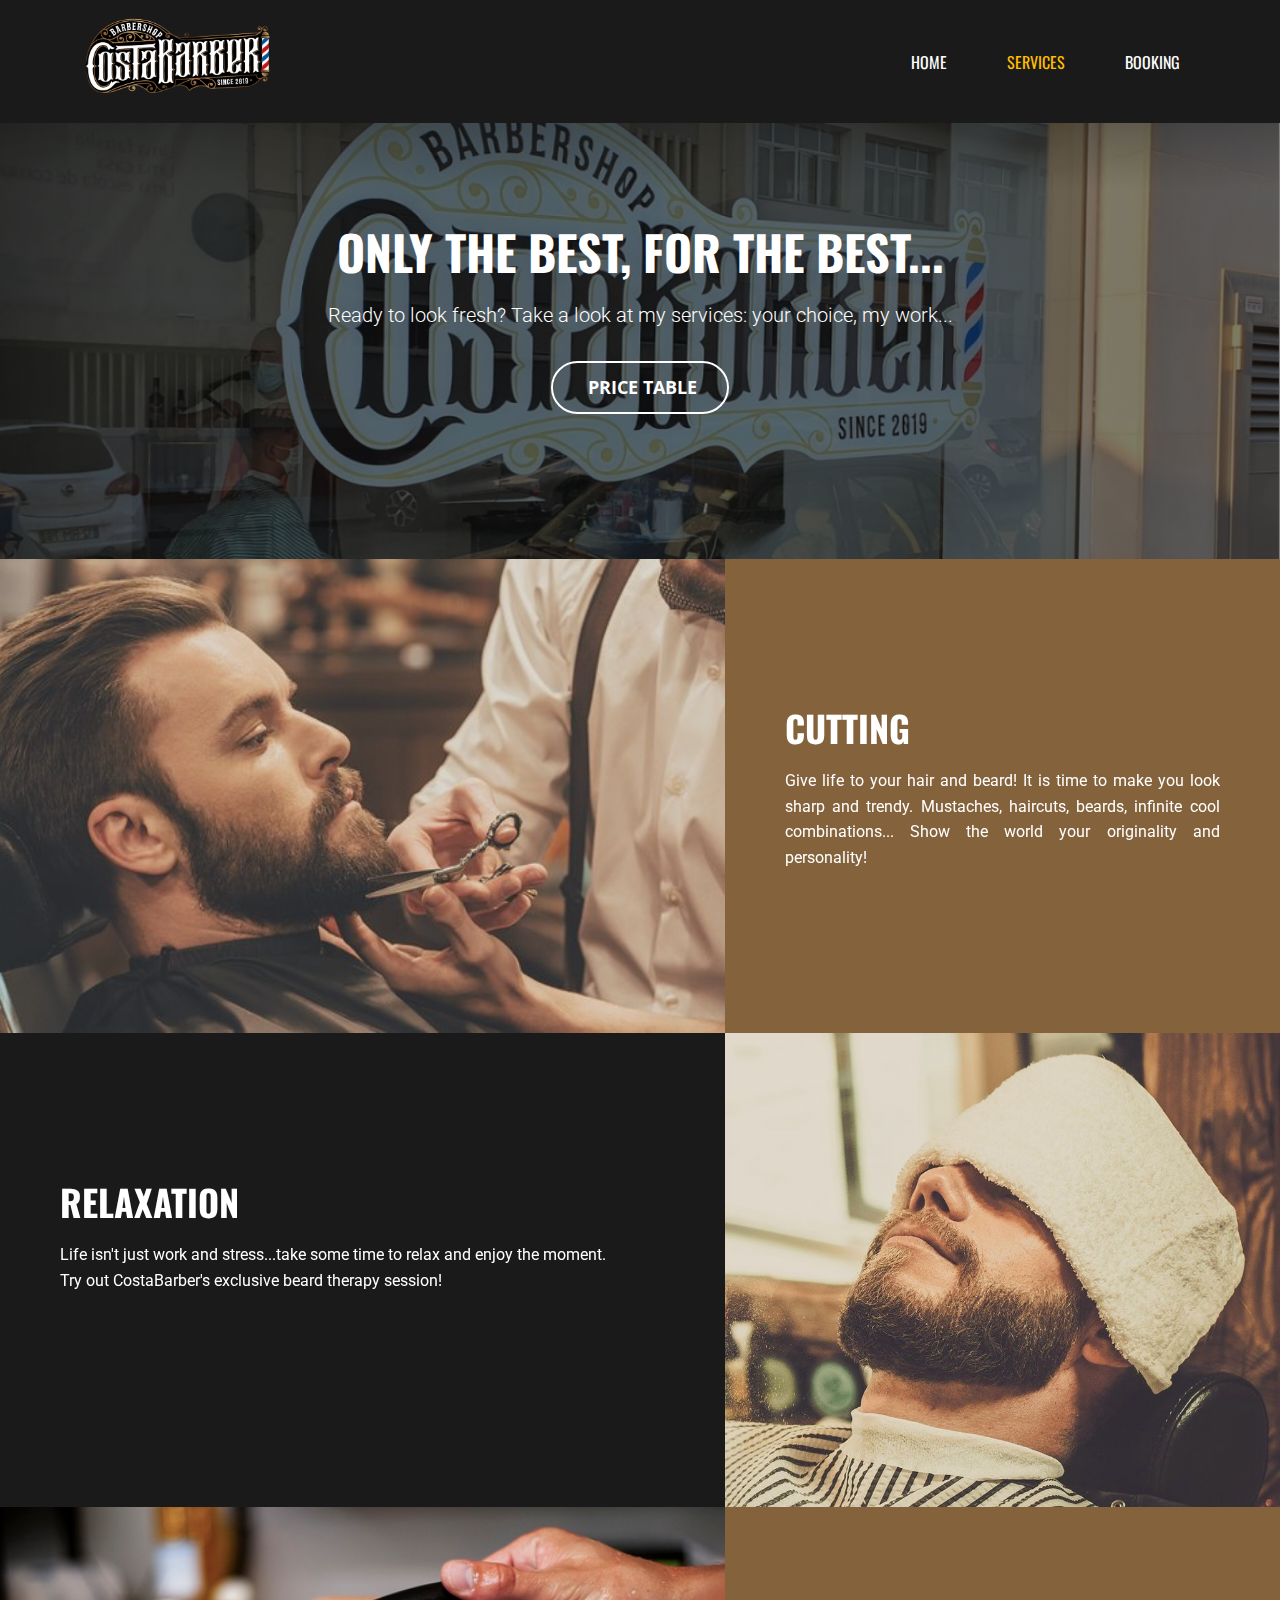
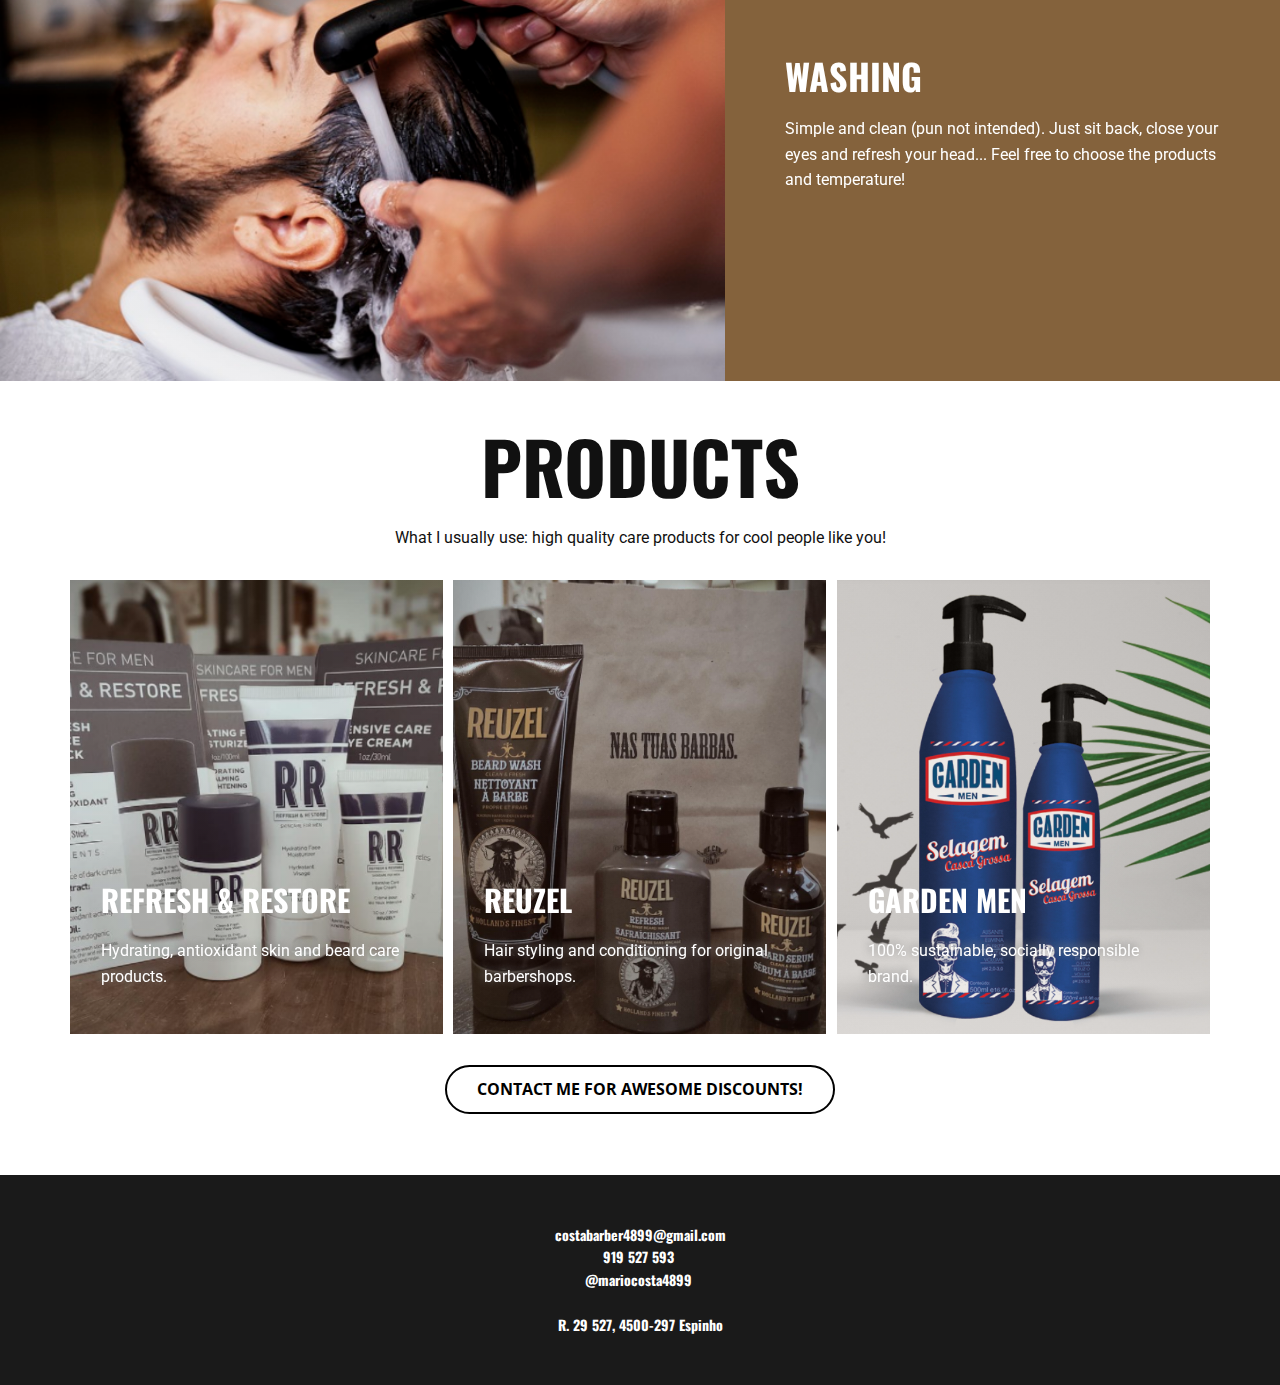
<file: SERVICES.html>
<!DOCTYPE html>
<html style="font-size: 16px;">
  <head>
    <meta name="viewport" content="width=device-width, initial-scale=1.0">
    <meta charset="utf-8">
    <meta name="keywords" content="">
    <meta name="description" content="">
    <meta name="page_type" content="np-template-header-footer-from-plugin">
    <title>SERVICES</title>
    <link rel="stylesheet" href="nicepage.css" media="screen">
<link rel="stylesheet" href="SERVICES.css" media="screen">
    <script class="u-script" type="text/javascript" src="jquery.js" defer=""></script>
    <script class="u-script" type="text/javascript" src="nicepage.js" defer=""></script>
    <meta name="generator" content="Nicepage 3.17.2, nicepage.com">
    <link id="u-theme-google-font" rel="stylesheet" href="https://fonts.googleapis.com/css?family=Roboto:100,100i,300,300i,400,400i,500,500i,700,700i,900,900i|Open+Sans:300,300i,400,400i,600,600i,700,700i,800,800i">
    <link id="u-page-google-font" rel="stylesheet" href="https://fonts.googleapis.com/css?family=Oswald:200,300,400,500,600,700">
    
    
    
    
    <script type="application/ld+json">{
		"@context": "http://schema.org",
		"@type": "Organization",
		"name": "CostaBarber",
		"logo": "images/costabarberlogo.png"
}</script>
    <meta property="og:title" content="SERVICES">
    <meta property="og:type" content="website">
    <meta name="theme-color" content="#478ac9">
  </head>
  <body class="u-body"><header class="u-clearfix u-grey-90 u-header u-header" id="sec-8e94"><div class="u-clearfix u-sheet u-sheet-1">
        <a  class="u-image u-logo u-image-1" data-image-width="1440" data-image-height="817">
          <img src="images/costabarberlogo.png" class="u-logo-image u-logo-image-1" data-image-width="290.5032">
        </a>
        <nav class="u-menu u-menu-dropdown u-offcanvas u-menu-1" data-responsive-from="MD">
          <div class="menu-collapse u-custom-font u-font-oswald" style="font-size: 1rem; letter-spacing: 0px; font-weight: 400;">
            <a class="u-button-style u-custom-left-right-menu-spacing u-custom-padding-bottom u-custom-text-active-color u-custom-text-hover-color u-custom-top-bottom-menu-spacing u-nav-link u-text-active-palette-1-base u-text-custom-color-9 u-text-hover-palette-2-base" href="#" style="font-size: calc(1em + 12px); padding: 6px 2px; background-image: none;">
              <svg><use xmlns:xlink="http://www.w3.org/1999/xlink" xlink:href="#menu-hamburger"></use></svg>
              <svg version="1.1" xmlns="http://www.w3.org/2000/svg" xmlns:xlink="http://www.w3.org/1999/xlink"><defs><symbol id="menu-hamburger" viewBox="0 0 16 16" style="width: 16px; height: 16px;"><rect y="1" width="16" height="2"></rect><rect y="7" width="16" height="2"></rect><rect y="13" width="16" height="2"></rect>
</symbol>
</defs></svg>
            </a>
          </div>
          <div class="u-custom-menu u-nav-container">
            <ul class="u-custom-font u-font-oswald u-nav u-unstyled u-nav-1"><li class="u-nav-item"><a class="u-button-style u-nav-link u-text-active-custom-color-2 u-text-hover-custom-color-2" href="HOME.html" style="padding: 10px 30px;">HOME</a>
</li><li class="u-nav-item"><a class="u-button-style u-nav-link u-text-active-custom-color-2 u-text-hover-custom-color-2" href="SERVICES.html" style="padding: 10px 30px;">SERVICES</a>
</li><li class="u-nav-item"><a class="u-button-style u-nav-link u-text-active-custom-color-2 u-text-hover-custom-color-2" href="https://barbershopcostabarber.setmore.com/bookappointment" style="padding: 10px 30px;">BOOKING</a>
</li></ul>
          </div>
          <div class="u-custom-menu u-nav-container-collapse">
            <div class="u-black u-container-style u-inner-container-layout u-opacity u-opacity-95 u-sidenav">
              <div class="u-sidenav-overflow">
                <div class="u-menu-close"></div>
                <ul class="u-align-center u-custom-font u-font-oswald u-nav u-popupmenu-items u-text-active-palette-3-base u-text-hover-palette-3-base u-unstyled u-nav-2"><li class="u-nav-item"><a class="u-button-style u-nav-link" href="HOME.html" style="padding: 10px 30px;">HOME</a>
</li><li class="u-nav-item"><a class="u-button-style u-nav-link" href="SERVICES.html" style="padding: 10px 30px;">SERVICES</a>
</li><li class="u-nav-item"><a class="u-button-style u-nav-link" href="https://barbershopcostabarber.setmore.com/bookappointment" style="padding: 10px 30px;">BOOKING</a>
</li></ul>
              </div>
            </div>
            <div class="u-custom-color-10 u-menu-overlay u-opacity u-opacity-70"></div>
          </div>
        </nav>
      </div></header>
    <section class="u-align-center u-clearfix u-image u-shading u-section-1" id="sec-18ac" data-image-width="1178" data-image-height="586">
      <div class="u-clearfix u-sheet u-sheet-1">
        <h1 class="u-custom-font u-font-oswald u-text u-text-1">ONLY THE BEST, FOR THE BEST...</h1>
        <p class="u-custom-font u-heading-font u-text u-text-2">Ready to look fresh? Take a look at my services: your choice, my work...</p>
        <a href="https://barbershopcostabarber.setmore.com/services" class="u-align-center-xs u-border-2 u-border-hover-custom-color-1 u-border-white u-btn u-btn-round u-button-style u-color-scheme-summer-time u-color-style-multicolor-1 u-hover-custom-color-9 u-none u-radius-50 u-text-body-alt-color u-text-hover-custom-color-1 u-btn-1">&nbsp;PRICE TABLE</a>
      </div>
    </section>
    <section class="u-align-center u-clearfix u-valign-bottom-xl u-valign-middle-lg u-section-2" id="sec-e2da">
      <div class="u-clearfix u-expanded-width u-gutter-0 u-layout-wrap u-layout-wrap-1">
        <div class="u-layout" style="">
          <div class="u-layout-row" style="">
            <div class="u-align-left u-container-style u-image u-layout-cell u-left-cell u-shading u-size-34 u-size-xs-60 u-image-1" src="" data-image-width="604" data-image-height="350">
              <div class="u-container-layout u-valign-middle u-container-layout-1" src=""></div>
            </div>
            <div class="u-container-style u-custom-color-10 u-layout-cell u-right-cell u-size-26 u-size-xs-60 u-layout-cell-2">
              <div class="u-container-layout u-container-layout-2">
                <h2 class="u-align-left u-custom-font u-font-oswald u-text u-text-1" data-animation-name="slideIn" data-animation-duration="1500" data-animation-delay="0" data-animation-direction="Right">CUTTING</h2>
                <p class="u-align-justify u-custom-font u-heading-font u-text u-text-2" data-animation-name="slideIn" data-animation-duration="1500" data-animation-delay="0" data-animation-direction="Right">Give life to your hair and beard! It is time to make you look sharp and trendy. Mustaches, haircuts, beards, infinite cool combinations... Show the world your originality and personality!&nbsp;</p>
              </div>
            </div>
          </div>
        </div>
      </div>
      <div class="u-clearfix u-expanded-width u-gutter-0 u-layout-wrap u-layout-wrap-2">
        <div class="u-layout" style="">
          <div class="u-layout-row" style="">
            <div class="u-align-left-lg u-align-left-xl u-container-style u-grey-90 u-layout-cell u-left-cell u-size-34 u-size-xs-60 u-layout-cell-3" src="">
              <div class="u-container-layout u-container-layout-3">
                <h2 class="u-align-left-md u-align-left-sm u-align-left-xs u-custom-font u-font-oswald u-text u-text-3" data-animation-name="slideIn" data-animation-duration="1500" data-animation-delay="0" data-animation-direction="Left">RELAXATION</h2>
                <p class="u-align-justify-md u-align-justify-sm u-align-justify-xs u-custom-font u-heading-font u-text u-text-4" data-animation-name="slideIn" data-animation-duration="1500" data-animation-delay="0" data-animation-direction="Left">Life isn't just work and stress...take some time to relax and enjoy the moment.<br>Try out CostaBarber's exclusive beard therapy session!
                </p>
              </div>
            </div>
            <div class="u-align-left u-container-style u-image u-layout-cell u-right-cell u-shading u-size-26 u-size-xs-60 u-image-2" data-image-width="1600" data-image-height="760">
              <div class="u-container-layout u-valign-middle u-container-layout-4" src=""></div>
            </div>
          </div>
        </div>
      </div>
      <div class="u-clearfix u-expanded-width u-gutter-0 u-layout-wrap u-layout-wrap-3">
        <div class="u-layout" style="">
          <div class="u-layout-row" style="">
            <div class="u-align-left u-container-style u-image u-layout-cell u-left-cell u-shading u-size-34 u-size-xs-60 u-image-3" src="" data-image-width="626" data-image-height="416">
              <div class="u-container-layout u-container-layout-5" src=""></div>
            </div>
            <div class="u-align-left-lg u-align-left-xl u-container-style u-custom-color-10 u-layout-cell u-right-cell u-size-26 u-size-xs-60 u-layout-cell-6">
              <div class="u-container-layout u-container-layout-6">
                <h2 class="u-align-left-md u-align-left-sm u-align-left-xs u-custom-font u-font-oswald u-text u-text-5" data-animation-name="slideIn" data-animation-duration="1500" data-animation-delay="0" data-animation-direction="Right">WASHING</h2>
                <p class="u-align-justify-md u-align-justify-sm u-align-justify-xs u-custom-font u-heading-font u-text u-text-6" data-animation-name="slideIn" data-animation-duration="1500" data-animation-delay="0" data-animation-direction="Right">Simple and clean (pun not intended). Just sit back, close your eyes and refresh your head... Feel free to choose the products and temperature!</p>
              </div>
            </div>
          </div>
        </div>
      </div>
    </section>
    <section class="u-clearfix u-section-3" id="sec-18c3">
      <div class="u-clearfix u-sheet u-valign-middle-xs u-sheet-1">
        <h2 class="u-align-center u-custom-font u-font-oswald u-text u-text-1">PRODUCTS</h2>
        <p class="u-align-center u-custom-font u-heading-font u-text u-text-2">What I usually use: high quality care products for cool people like you!</p>
        <div class="u-expanded-width u-list u-list-1">
          <div class="u-repeater u-repeater-1">
            <div class="u-align-left-md u-align-left-sm u-align-left-xs u-container-style u-image u-list-item u-repeater-item u-shading u-image-1" data-image-width="736" data-image-height="480" data-animation-name="flipIn" data-animation-duration="1000" data-animation-delay="0" data-animation-direction="X" data-href="https://www.lojadabarba.pt/pt2/reuzel-hydrating-face-moisturizer-100ml">
              <div class="u-container-layout u-similar-container u-valign-bottom-sm u-valign-bottom-xs u-container-layout-1">
                <h3 class="u-custom-font u-font-oswald u-text u-text-3">REFRESH &amp; RESTORE</h3>
                <p class="u-custom-font u-heading-font u-text u-text-4">Hydrating, antioxidant skin and beard care products.</p>
              </div>
            </div>
            <div class="u-align-left-md u-align-left-sm u-align-left-xs u-container-style u-image u-list-item u-repeater-item u-shading u-image-2" data-image-width="530" data-image-height="588" data-animation-name="flipIn" data-animation-duration="1000" data-animation-delay="0" data-animation-direction="X" data-href="https://www.reuzel.com/">
              <div class="u-container-layout u-similar-container u-valign-bottom-sm u-valign-bottom-xs u-container-layout-2">
                <h3 class="u-custom-font u-font-oswald u-text u-text-5">REUZEL</h3>
                <p class="u-custom-font u-heading-font u-text u-text-6">Hair styling and conditioning for original barbershops.</p>
              </div>
            </div>
            <div class="u-align-left-md u-align-left-sm u-align-left-xs u-container-style u-image u-list-item u-repeater-item u-shading u-image-3" data-image-width="611" data-image-height="744" data-animation-name="flipIn" data-animation-duration="1000" data-animation-delay="0" data-animation-direction="X" data-href="https://gardenflowerscosmeticos.com/for-men/">
              <div class="u-container-layout u-similar-container u-valign-bottom-sm u-valign-bottom-xs u-container-layout-3">
                <h3 class="u-custom-font u-font-oswald u-text u-text-7">GARDEN MEN</h3>
                <p class="u-custom-font u-heading-font u-text u-text-8">100% sustainable, socially responsible brand.</p>
              </div>
            </div>
          </div>
        </div>
        <a href="https://www.instagram.com/barbershopcostabarber2019/" class="u-border-2 u-border-black u-btn u-btn-round u-button-style u-hover-custom-color-1 u-none u-radius-50 u-text-black u-text-hover-white u-btn-1">CONTACT ME FOR AWESOME DISCOUNTS!</a>
      </div>
    </section>
    
    
    <footer class="u-align-center u-clearfix u-footer u-grey-90 u-footer" id="sec-8183"><div class="u-clearfix u-sheet u-valign-middle u-sheet-1">
        <p class="u-custom-font u-font-oswald u-small-text u-text u-text-variant u-text-1">costabarber4899@gmail.com<br>919 527 593&nbsp;<br>@mariocosta4899&nbsp;<br>
          <br>R. 29 527, 4500-297 Espinho<br>
        </p>
      </div></footer>
  
  </body>
</html>
</file>
